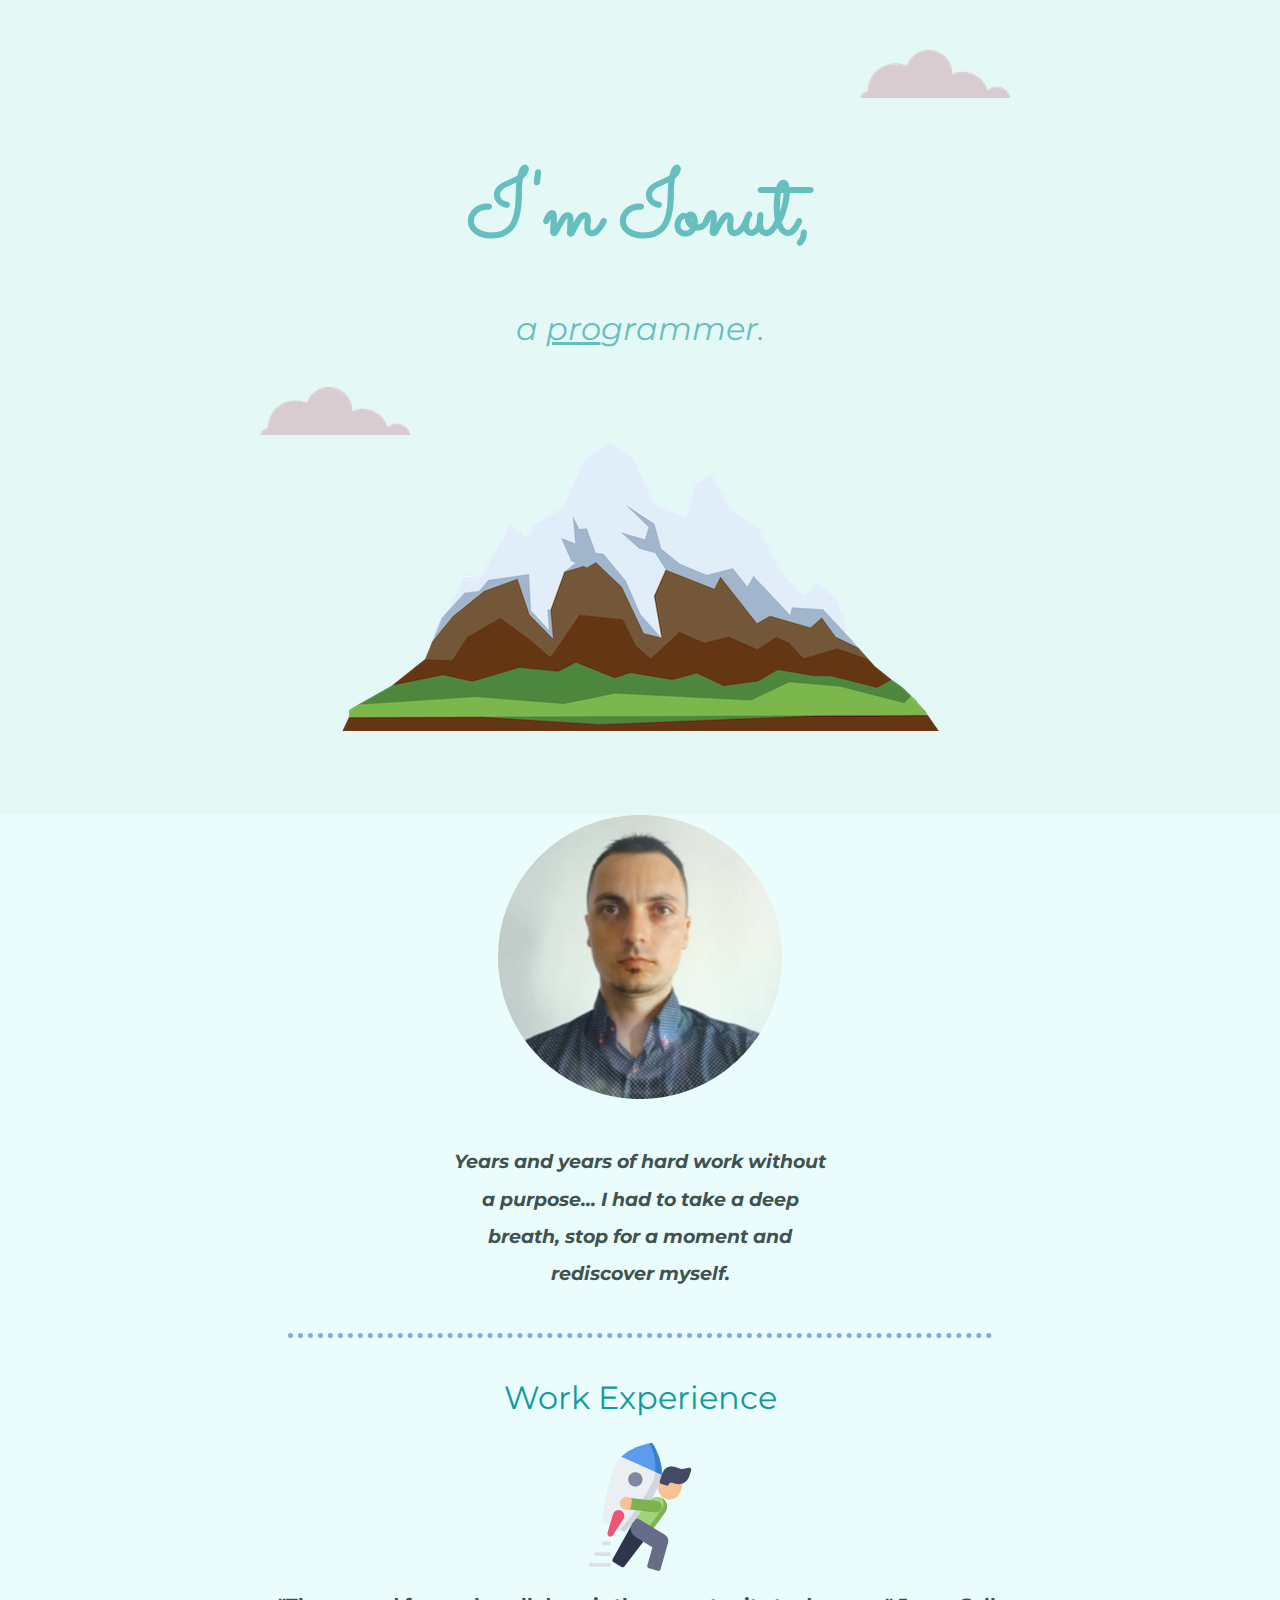
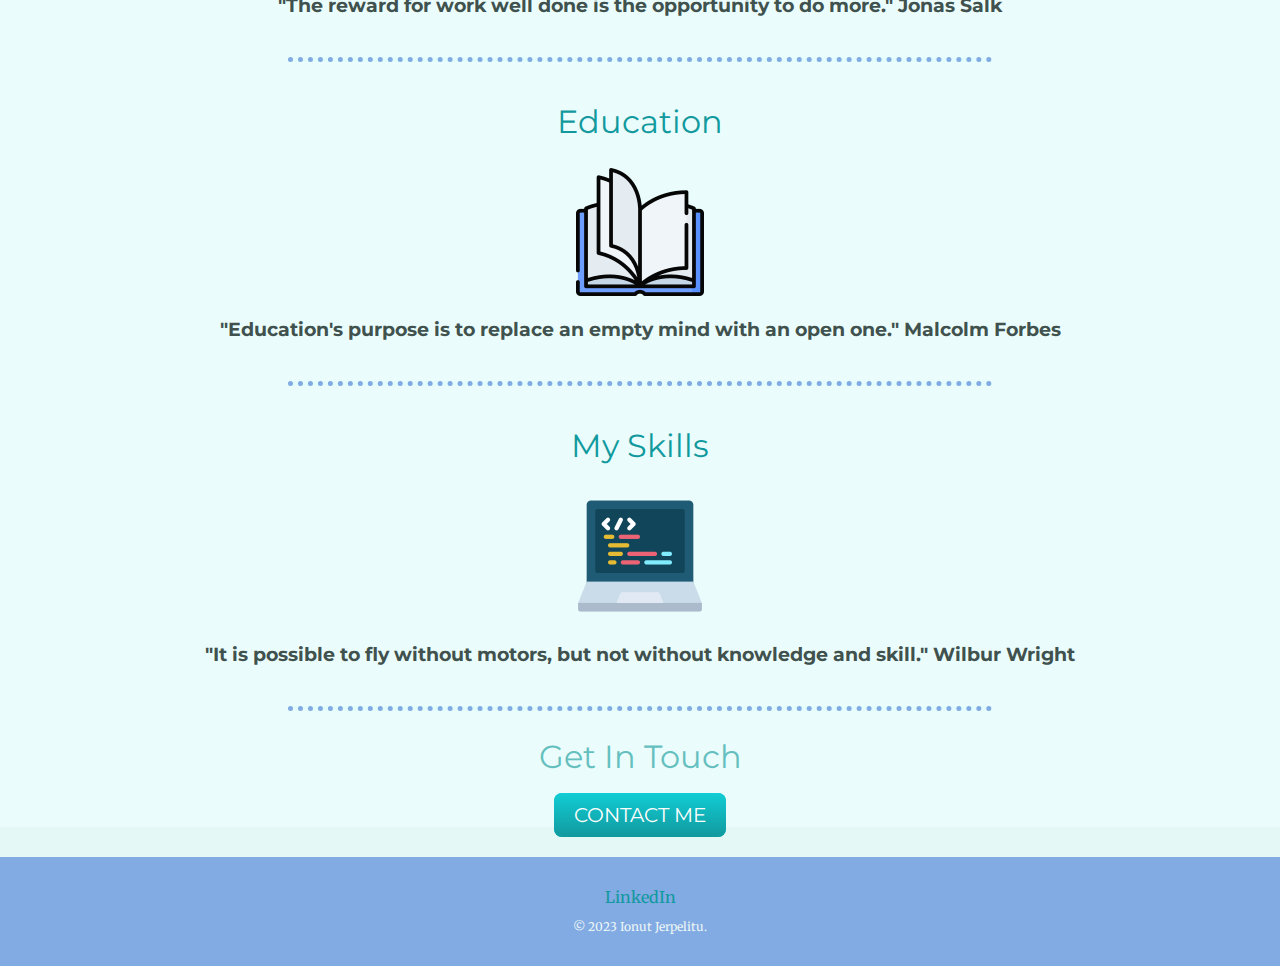
<file: index.html>
<!DOCTYPE html>
<html lang="en">
<head>
    <meta charset="UTF-8">
    <title> Ionut Jerpelitu</title>
    <link rel="stylesheet" href="css/styles.css">
    <link rel="icon" href="favicon.ico">
    <link rel="preconnect" href="https://fonts.googleapis.com">
    <link rel="preconnect" href="https://fonts.gstatic.com" crossorigin>
    <link href="https://fonts.googleapis.com/css2?family=Merriweather&family=Montserrat&family=Sacramento&display=swap" rel="stylesheet">
</head>
<body>
    <div class="top-container">
        <img class="top-cloud" src="images/cloud.png" alt="cloud-img">
        <h1>I'm Ionut,</h1>
        <h2><em>a <span class="pro">pro</span>grammer.</em></h2>
        <img class="bottom-cloud" src="images/cloud.png" alt="cloud-img">
        <img src="images/mountain.png" alt="mountain-img">
    </div>

    <div class="middle-container">
         <div class="profile">
             <img class="cv_pic" src="images/cv_pic.png" alt="cv_picture">
             <h3 class="intro"><em>Years and years of hard work without a purpose...
                 I had to take a deep breath, stop for a moment and rediscover myself.</em></h3>
        </div>
    <hr>
        <div class="skills">

             <div class="skill-row">
                 <h2><a class="link_hover" href="work_experience.html">Work Experience</a></h2>
                 <img class="" src="images/effort.png" alt="working">
                  <h3>"The reward for work well done is the opportunity to do more."   Jonas Salk</h3>

             </div>
    <hr>
             <div class="skill-row">
                 <h2><a class="link_hover" href="education.html">Education</a></h2>
                 <img class="" src="images/open-book.png" alt="working">
                 <h3>"Education's purpose is to replace an empty mind with an open one."  Malcolm Forbes</h3>
             </div>
    <hr>
            <div class="skill-row">
                <h2 ><a class="link_hover" href="skills.html">My Skills</a></h2>
                <img class="" src="images/programming.png" alt="computer">
                 <h3>"It is possible to fly without motors, but not without knowledge and skill."   Wilbur Wright</h3>
             </div>

        </div>
    <hr>
         <div class="contact-me">
             <h2 class="touch">Get In Touch</h2>
             <a class="btn" href="mailto:ionutjerpelitu@gmail.com">CONTACT ME</a>
         </div>
    </div>

    <div class="bottom-container">
         <a class="footer-link" href="https://www.linkedin.com/in/ionut-jerpelitu-69bb9723b/">LinkedIn</a>
         <p class="copyright">© 2023 Ionut Jerpelitu.</p>
    </div>

</body>
</html>
</file>
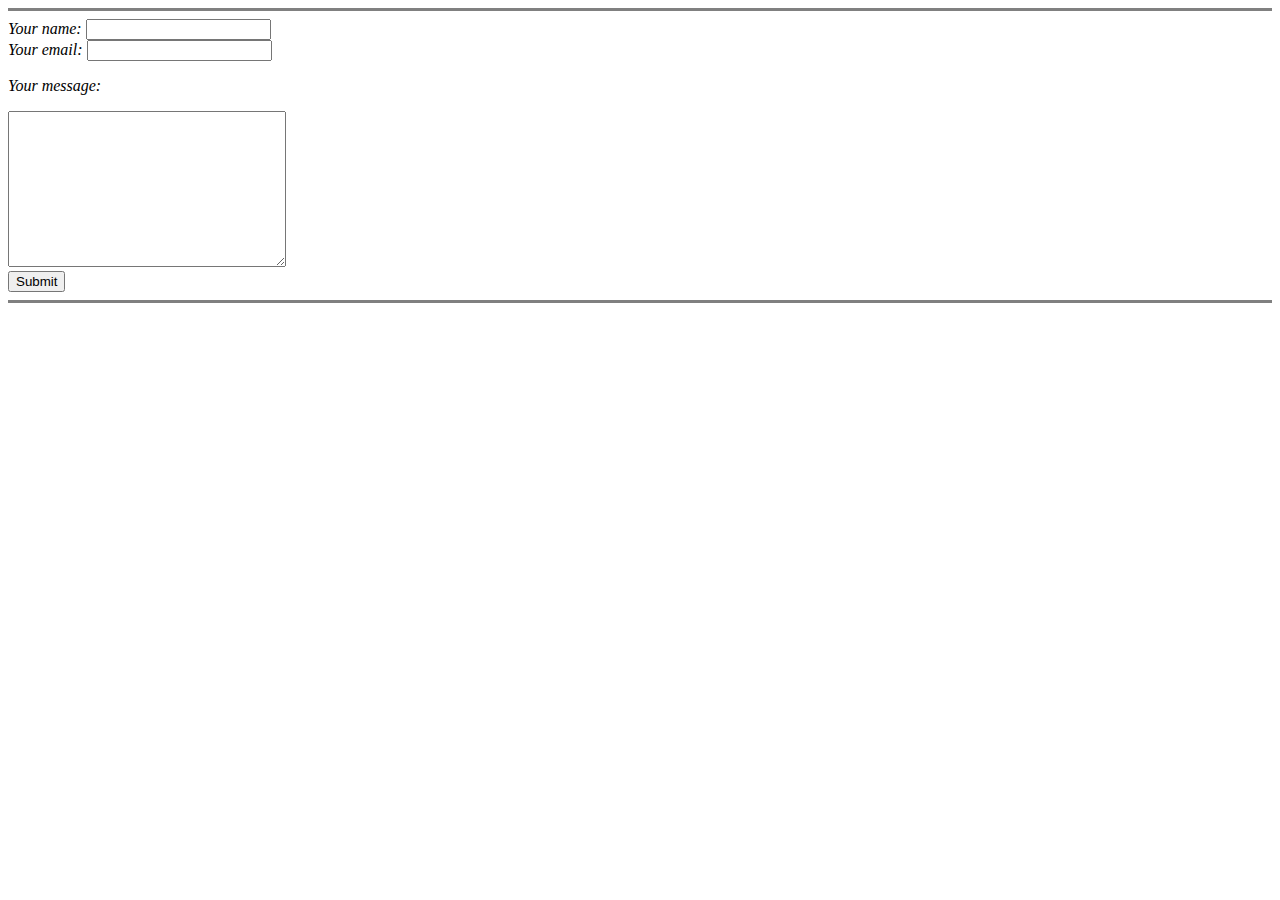
<file: Contact_me.html>
<!DOCTYPE html>
<html lang="en">
<head>
    <meta charset="UTF-8">
    <title>🌐 Johnny's Message</title>
</head>
<body>
    <hr size="3" noshade="">
    <form action="mailto:ionutjerpelitu@gmail.com" method="post" enctype="text/plain">
        <label><em>Your name:</em></label>
        <input type="text" name="yourName" value=""><br>
        <label><em>Your email:</em></label>
        <input type="email" name="yourEmail" value=""><br>
        <p><label><em>Your message:</em></label><br></p>
        <textarea name="yourMessage" id="" cols="32" rows="10"></textarea><br>
        <input type="submit" name="">

        
    </form>
    
    <hr size="3" noshade="">
</body>
</html>
</file>
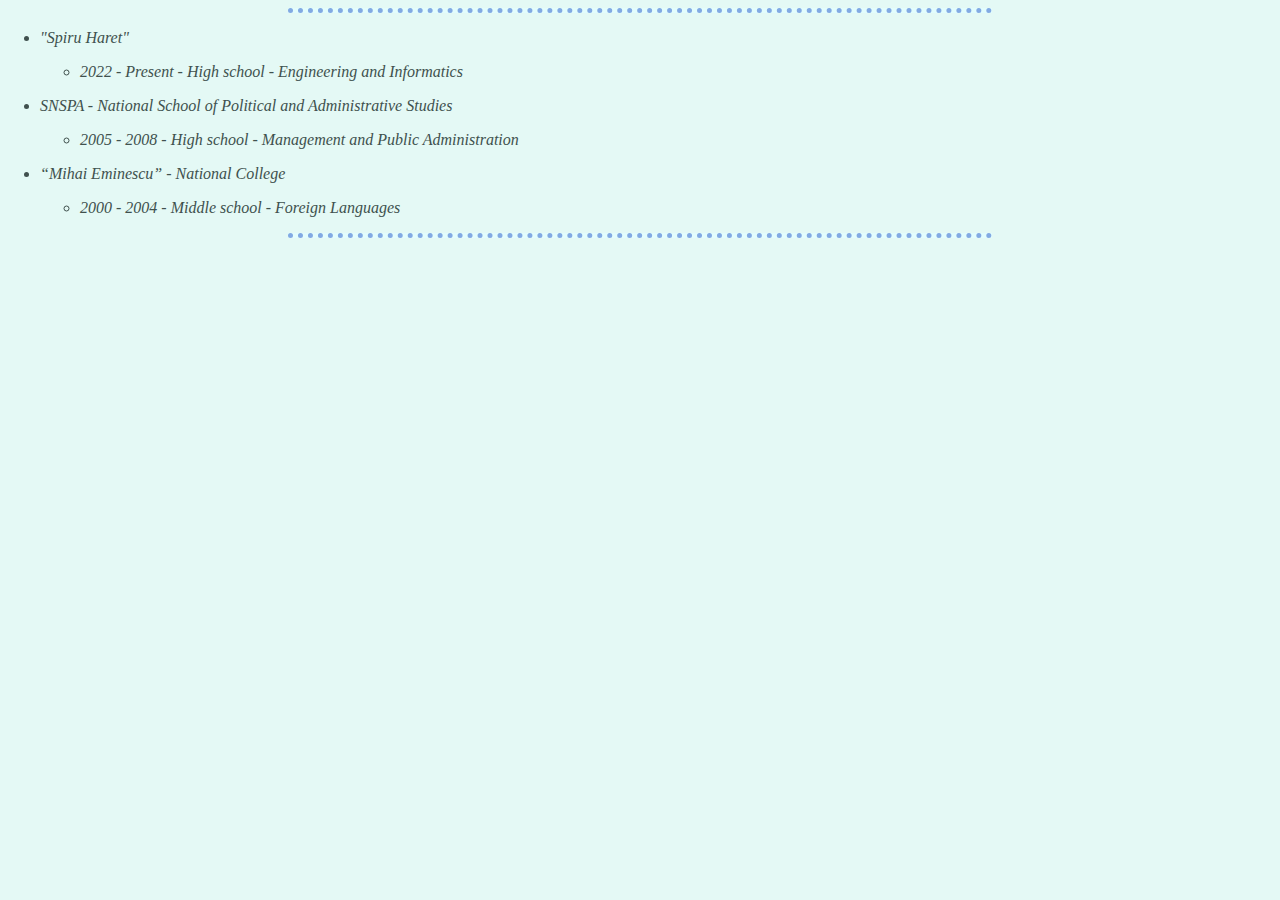
<file: education.html>
<!DOCTYPE html>
<html lang="en">
<head>
    <meta charset="UTF-8">
    <title>Education</title>
    <link rel="icon" href="favicon.ico">
    <link rel="stylesheet" href="css/styles.css">
</head>
<body class="work">
    <hr>
    <ul>
        <li><p><em> "Spiru Haret"  </em></p></li>
            <ul>
                <li><em> 2022 - Present - High school - Engineering and Informatics</em></li>
            </ul>
        <li><p><p><em> SNSPA - National School of Political and Administrative Studies </em></p></li>
            <ul>
                <li><p><em> 2005 - 2008 - High school - Management and Public Administration</em></p></li>
            </ul>
        <li><p><p><em> “Mihai Eminescu” - National College </em></p></li>
            <ul>
                <li><p><em> 2000 - 2004 - Middle school - Foreign Languages</em></p></li>
            </ul>
    </ul>
    <hr>
</body>
</html>
</file>
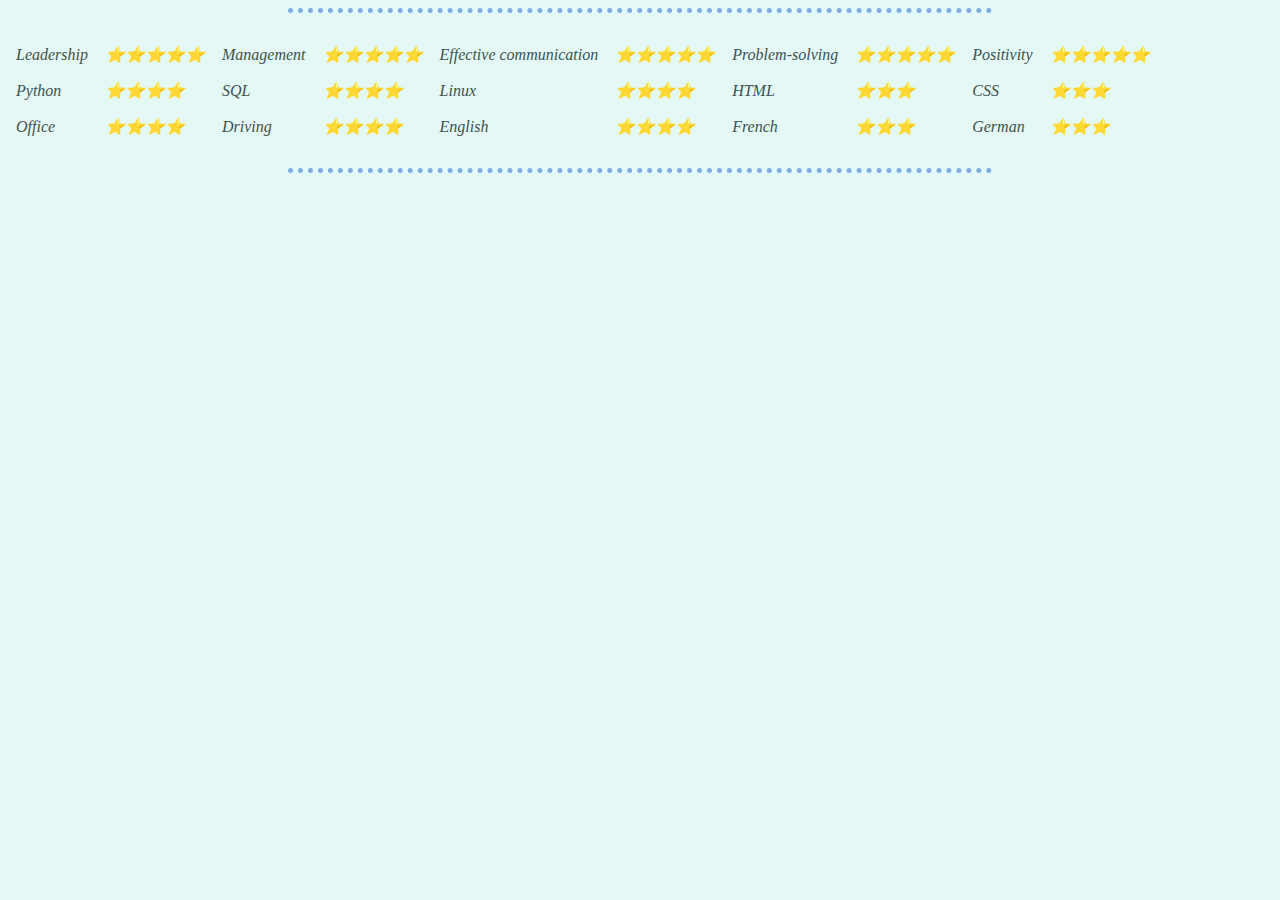
<file: skills.html>
<!DOCTYPE html>
<html lang="en">
<head>
    <meta charset="UTF-8">
    <title>My Skills</title>
    <link rel="icon" href="favicon.ico">
    <link rel="stylesheet" href="css/styles.css">
</head>
<body class="work">
<hr>
<p>    <table cellspacing="15">
        <tr>
            <td><em>Leadership</em></td>
            <td><em>⭐⭐⭐⭐⭐</em></td>
            <td><em>Management</em></td>
            <td><em>⭐⭐⭐⭐⭐</em></td>
            <td><em>Effective communication</em></td>
            <td><em>⭐⭐⭐⭐⭐</em></td>
            <td><em>Problem-solving</em></td>
            <td><em>⭐⭐⭐⭐⭐</em></td>
            <td><em>Positivity</em></td>
            <td><em>⭐⭐⭐⭐⭐</em></td>
        </tr>
        <tr>
            <td><em>Python</em></td>
            <td><em>⭐⭐⭐⭐</em></td>
             <td><em>SQL</em></td>
            <td><em>⭐⭐⭐⭐</em></td>
            <td><em>Linux</em></td>
            <td><em>⭐⭐⭐⭐</em></td>
            <td><em>HTML</em></td>
            <td><em>⭐⭐⭐</em></td>
            <td><em>CSS</em></td>
            <td><em>⭐⭐⭐</em></td>

        </tr>
        <tr>
            <td><em>Office</em></td>
            <td><em>⭐⭐⭐⭐</em></td>
            <td><em>Driving</em></td>
            <td><em>⭐⭐⭐⭐</em></td>
             <td><em>English</em></td>
            <td><em>⭐⭐⭐⭐</em></td>
            <td><em>French</em></td>
            <td><em>⭐⭐⭐</em></td>
            <td><em>German</em></td>
            <td><em>⭐⭐⭐</em></td>
        </tr>
    </table></p>
<hr>


</body>
</html>
</file>
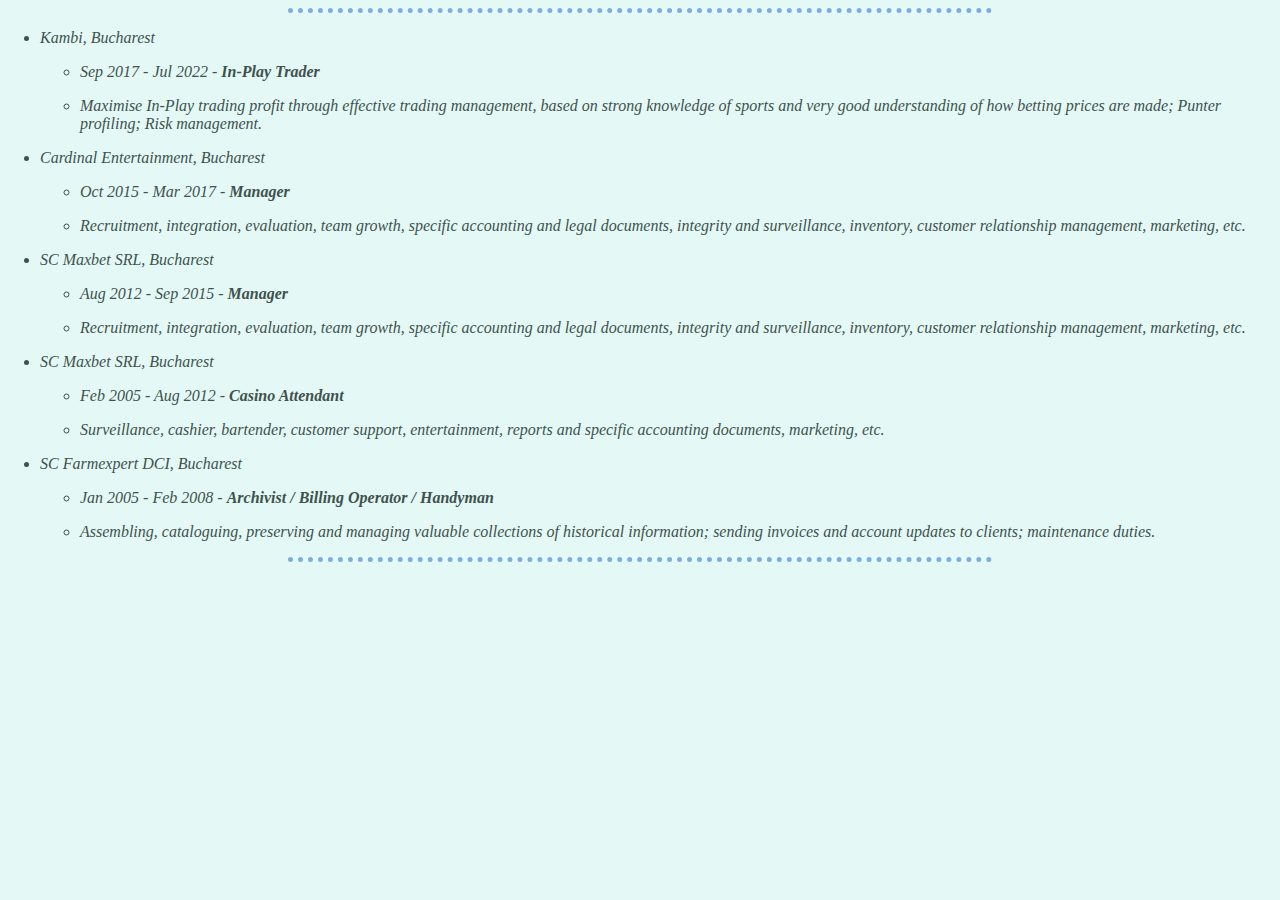
<file: work_experience.html>
<!DOCTYPE html>
<html lang="en">
<head>
    <meta charset="UTF-8">
    <title>Work Experience</title>
    <link rel="icon" href="favicon.ico">
    <link rel="stylesheet" href="css/styles.css">
</head>
<body class="work">
<hr>
 <ul>

         <li><p><em> Kambi, Bucharest </em></p></li>
             <ul>
                 <li><em> Sep 2017 - Jul 2022 - <strong>In-Play Trader</strong></em></p></li>
                 <li><p><em> Maximise In-Play trading profit through effective trading management, based on strong
                     knowledge of sports and very good understanding of how betting prices are made;
                     Punter profiling; Risk management.</em><p></li>
             </ul>
         <li><p><em> Cardinal Entertainment, Bucharest </em></p></li>
             <ul>
                 <li><em> Oct 2015 - Mar 2017 - <strong>Manager</strong></em></li>
                 <li><p><em> Recruitment, integration, evaluation, team growth, specific accounting and legal documents,
                     integrity and surveillance, inventory, customer relationship management, marketing, etc.</em><p></li>
             </ul>
         <li><p><em> SC Maxbet SRL, Bucharest </em></p></li>
             <ul>
                 <li><em> Aug 2012 - Sep 2015 - <strong>Manager</strong></em></li>
                 <li><p><em> Recruitment, integration, evaluation, team growth, specific accounting and legal documents,
                     integrity and surveillance, inventory, customer relationship management, marketing, etc.</em><p></li>
             </ul>
         <li><p><em> SC Maxbet SRL, Bucharest </em></p></li>
             <ul>
                 <li><em> Feb 2005 - Aug 2012 - <strong>Casino Attendant</strong></em></li>
                 <li><p><em> Surveillance, cashier, bartender, customer support, entertainment, reports
                     and specific accounting documents, marketing, etc.</em><p></li>
             </ul>
         <li><p><em> SC Farmexpert DCI, Bucharest  </em></p></li>
             <ul>
                 <li><em> Jan 2005 - Feb 2008 - <strong>Archivist / Billing Operator / Handyman</strong></em></li>
                 <li><p><em>  Assembling, cataloguing, preserving and managing valuable collections of historical
                     information; sending invoices and account updates to clients; maintenance duties.</em><p></li>
             </ul>
    </ul>
</body>
<hr>
</html>
</file>
<file: css/styles.css>
body {
    margin: 0;
    text-align: center;
    font-family: 'Merriweather', serif;
    background-color: #E4F9F5;
}

h1 {
    color: #66BFBF;
    font-size: 5.625rem; /*562.5%..1em = 16px*/
    margin: 50px auto 0 auto;
    font-family: 'Sacramento', cursive;
}

h2 {
    color: #66BFBF;
    font-size: 2rem;
    font-family: 'Montserrat', sans-serif;
    font-weight: normal;
}

h3 {
    color: #40514E;
    font-family: 'Montserrat', sans-serif;
}

hr   {
    background-color: #E3FDFD;
    border-style: dotted none none;
    border-color: #82AAE3;
    border-width : 5px;
    width: 55%
}

a {
    color: #11999E;
    text-decoration: none;
}
a:hover {
  color: #CEEDC7;
 }

.top-container {
    background-color: #E4F9F5;
    position: relative;
    padding-top: 100px;
}

.middle-container {
    margin: 80px 0 0 0;
    background-color:#EAFDFC;
}

.bottom-container {
    margin: 30px auto 0px auto;
    background-color:#82AAE3;
    padding: 30px 0 20px
}
.pro {
    text-decoration: underline;
}

.top-cloud{
    position: absolute;
    right: 270px;
    top: 50px;
}

.bottom-cloud{
     position: absolute;
     left: 260px;
     bottom: 300px;
}

.title{
font-size: 60px;
}

.intro {
    width: 30%;
    margin: auto;
    line-height: 2;
}

.work {
    color: #40514E;
    text-align: left;
}

.skill-row{
    margin: 40px auto 40px auto;
}

.profile {
    margin: 40px auto 40px auto;
}

.skills_body{
    color: #40514E;
}

.cv_pic {
margin: 0 0 40px 0;
}

.btn {
  background: #11cdd4;
  background-image: -webkit-linear-gradient(top, #11cdd4, #11999e);
  background-image: -moz-linear-gradient(top, #11cdd4, #11999e);
  background-image: -ms-linear-gradient(top, #11cdd4, #11999e);
  background-image: -o-linear-gradient(top, #11cdd4, #11999e);
  background-image: linear-gradient(to bottom, #11cdd4, #11999e);
  -webkit-border-radius: 8;
  -moz-border-radius: 8;
  border-radius: 8px;
  font-family: 'Montserrat', sans-serif;
  color: #ffffff;
  font-size: 20px;
  padding: 10px 20px 10px 20px;
  text-decoration: none;
}

.btn:hover {
  background: #30e3cb;
  background-image: -webkit-linear-gradient(top, #30e3cb, #2bc4ad);
  background-image: -moz-linear-gradient(top, #30e3cb, #2bc4ad);
  background-image: -ms-linear-gradient(top, #30e3cb, #2bc4ad);
  background-image: -o-linear-gradient(top, #30e3cb, #2bc4ad);
  background-image: linear-gradient(to bottom, #30e3cb, #2bc4ad);
  text-decoration: none;
}
.copyright {
    color: #EAF6F6;
    font-size: 0.75rem;
}
</file>
